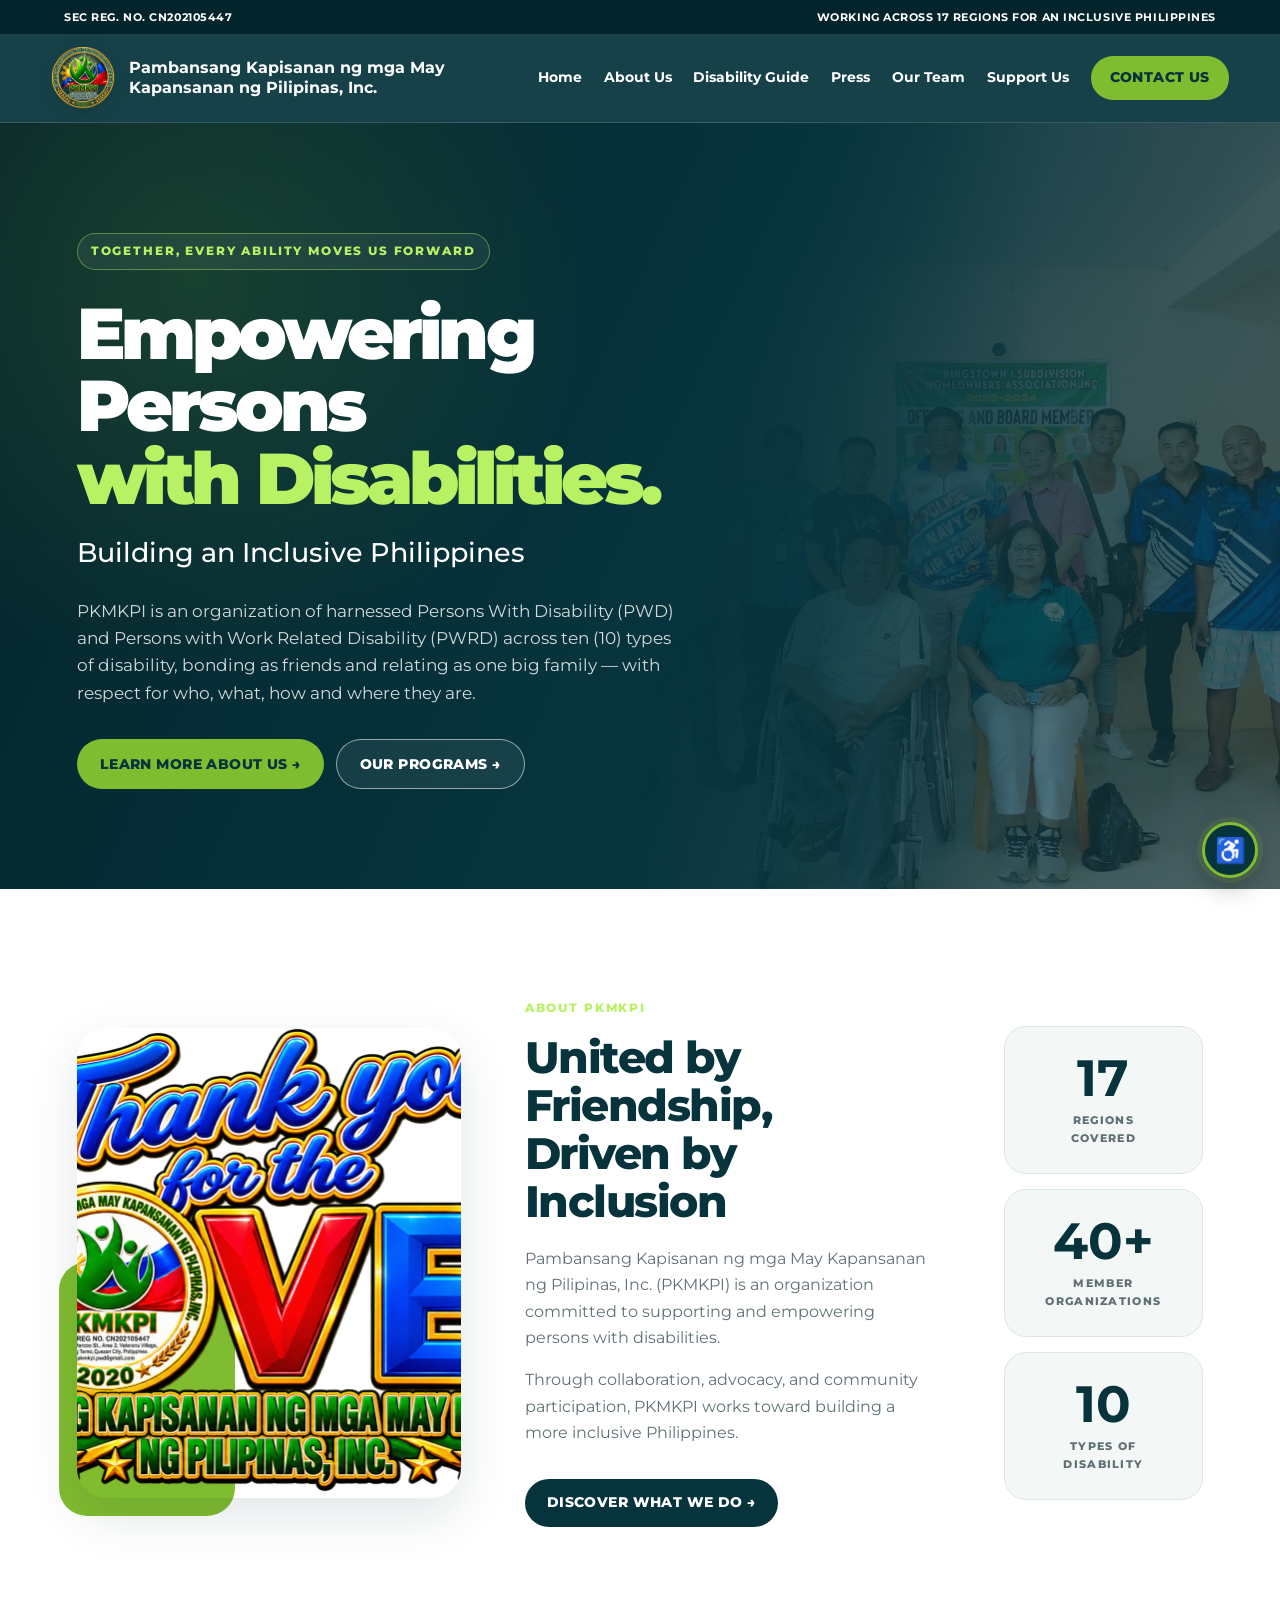
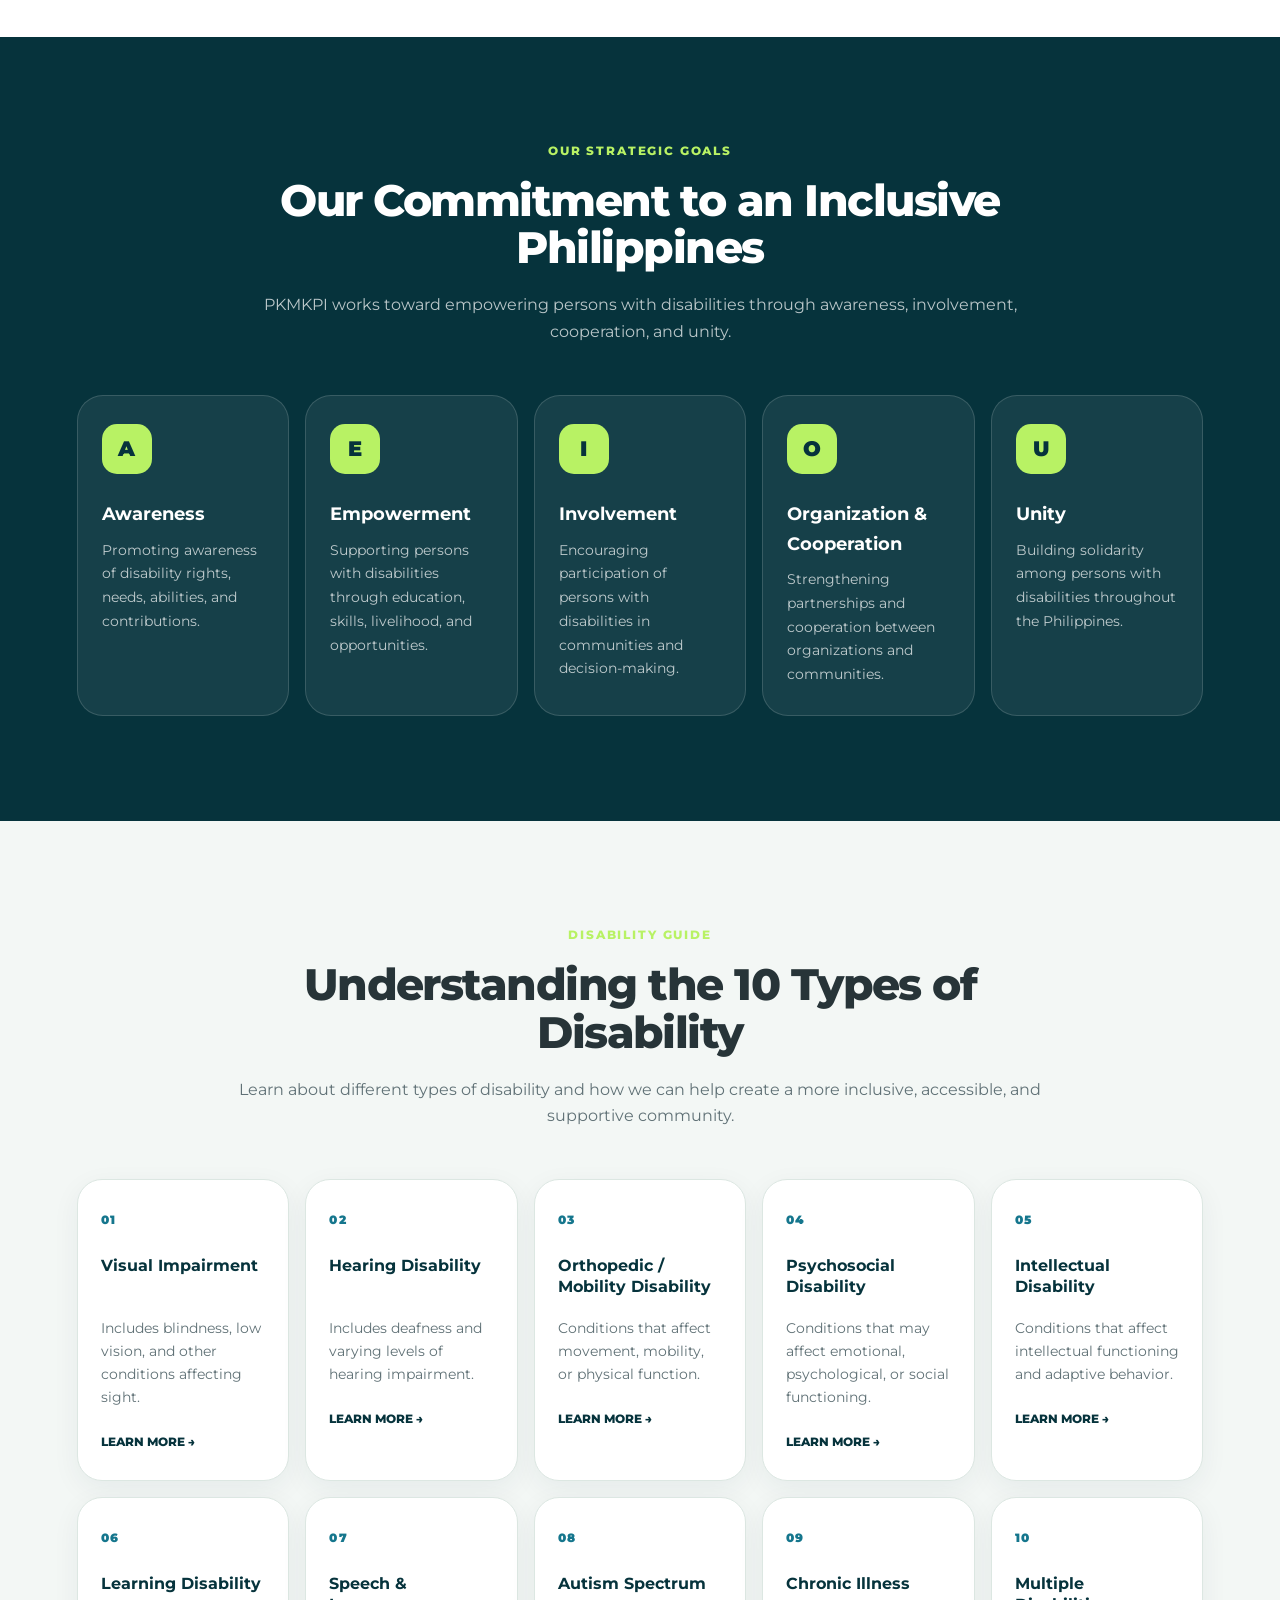
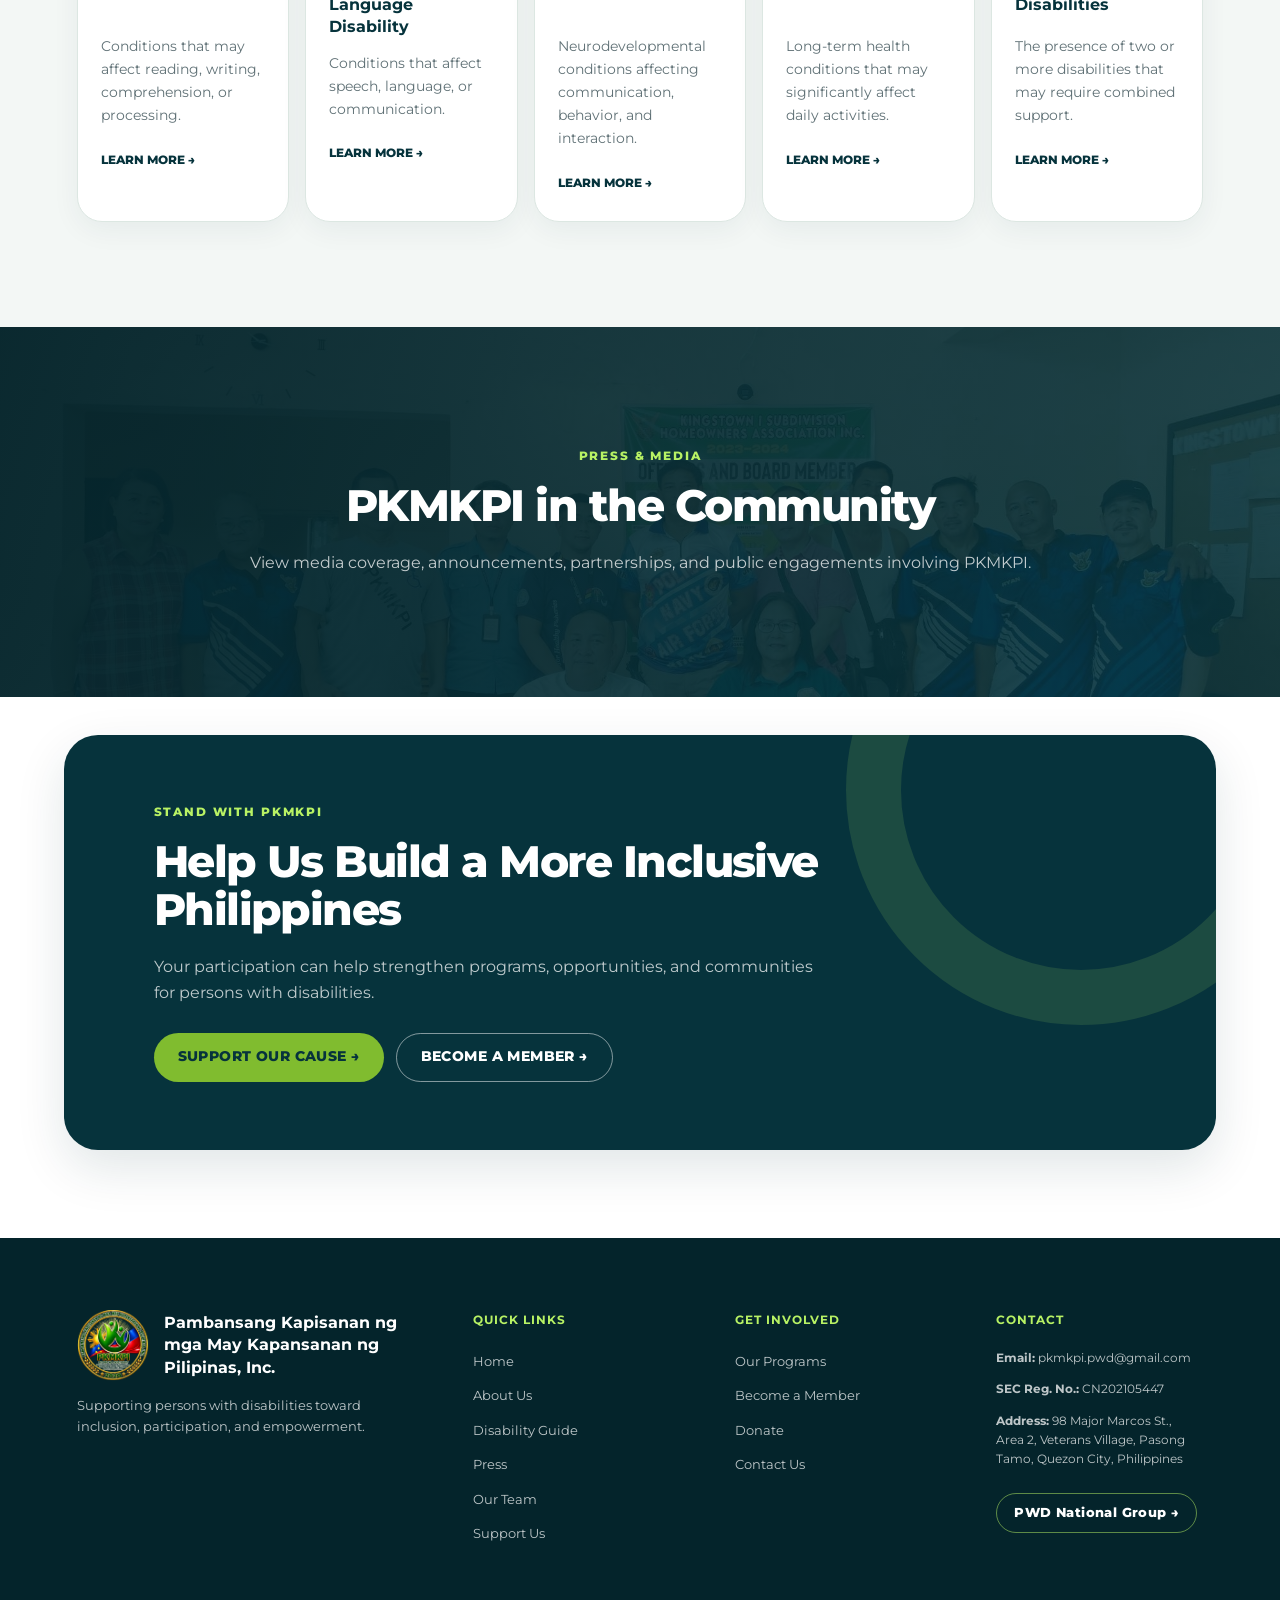
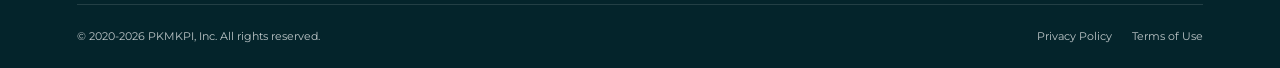
<file: index.html>
<!doctype html>
<html lang="en">
  <head>
    <meta charset="UTF-8" />
    <meta name="viewport" content="width=device-width, initial-scale=1.0" />

    <title>PKMKPI</title>
    <link rel="icon" href="logo/logo.png" />

    <link rel="stylesheet" href="home.css" />
  </head>

  <body>
    <a class="skip-link" href="#main-content">Skip to main content</a>
    <div class="announcement-bar">
      <span>SEC Reg. No. CN202105447</span>
      <span>Working across 17 regions for an inclusive Philippines</span>
    </div>
    <!-- =========================
         HEADER / NAVIGATION
    ========================== -->
    <header class="header">
      <a href="#home" class="left-section">
        <img class="logo" src="logo/logo.png" alt="PKMKPI official logo" />

        <p>Pambansang Kapisanan ng mga May Kapansanan ng Pilipinas, Inc.</p>
      </a>

      <nav class="right-section" aria-label="Main navigation">
        <button class="menu-toggle" aria-label="Open menu" aria-expanded="false" aria-controls="primary-menu"><span></span><span></span><span></span></button>

        <div class="nav-menu" id="primary-menu">
          <a href="#home" class="nav-link">Home</a>
          <a href="#about" class="nav-link">About Us</a>
          <a href="#disability" class="nav-link">Disability Guide</a>
          <a href="#press" class="nav-link">Press</a>
          <a href="team.html" class="nav-link">Our Team</a>
          <a href="#support" class="nav-link">Support Us</a>
        </div>

        <a href="#contact" class="contact">
          <p class="cont">CONTACT US</p>
        </a>
      </nav>
    </header>

    <main id="main-content">
      <!-- =========================
           HERO
      ========================== -->

      <section class="hero" id="home">
        <div class="hero-image" role="img" aria-label="Members of PKMKPI"></div>

        <div class="hero-content">
          <p class="hero-kicker">Together, every ability moves us forward</p>
          <h1>
            Empowering Persons<br />
            <span>with Disabilities.</span>
          </h1>

          <h2>Building an Inclusive Philippines</h2>

          <p>
            PKMKPI is an organization of harnessed Persons With Disability (PWD)
            and Persons with Work Related Disability (PWRD) across ten (10)
            types of disability, bonding as friends and relating as one big
            family — with respect for who, what, how and where they are.
          </p>

          <div class="hero-buttons">
            <a href="#about" class="btn-primary"> LEARN MORE ABOUT US → </a>

            <a href="#programs" class="btn-secondary"> OUR PROGRAMS → </a>
          </div>
        </div>
      </section>

      <!-- =========================
           ABOUT PKMKPI
      ========================== -->

      <section class="about-section" id="about">
        <!-- LEFT SIDE IMAGE -->

        <div class="about-image">
          <img
            src="images/about.png"
            alt="PKMKPI members participating in an organizational activity"
          />
        </div>

        <!-- CENTER CONTENT -->

        <div class="about-content">
          <p class="section-label">ABOUT PKMKPI</p>

          <h2>
            United by Friendship,<br />
            Driven by Inclusion
          </h2>

          <p>
            Pambansang Kapisanan ng mga May Kapansanan ng Pilipinas, Inc.
            (PKMKPI) is an organization committed to supporting and empowering
            persons with disabilities.
          </p>

          <p>
            Through collaboration, advocacy, and community participation, PKMKPI
            works toward building a more inclusive Philippines.
          </p>

          <!-- Since this is one page,
               this button scrolls to programs -->

          <a href="#programs" class="about-button"> DISCOVER WHAT WE DO → </a>
        </div>

        <!-- RIGHT SIDE STATISTICS -->

        <div class="about-stats">
          <div class="stat">
            <h3>17</h3>

            <p>
              REGIONS<br />
              COVERED
            </p>
          </div>

          <div class="stat">
            <h3>40+</h3>

            <p>
              MEMBER<br />
              ORGANIZATIONS
            </p>
          </div>

          <div class="stat">
            <h3>10</h3>

            <p>
              TYPES OF<br />
              DISABILITY
            </p>
          </div>
        </div>
      </section>

      <!-- =========================
           PROGRAMS / STRATEGIC GOALS
      ========================== -->

      <section class="programs-section" id="programs">
        <div class="section-heading">
          <p class="section-label">OUR STRATEGIC GOALS</p>

          <h2>Our Commitment to an Inclusive Philippines</h2>

          <p>
            PKMKPI works toward empowering persons with disabilities through
            awareness, involvement, cooperation, and unity.
          </p>
        </div>

        <div class="program-grid">
          <!-- A -->

          <article class="program-card">
            <span class="program-letter"> A </span>

            <h3>Awareness</h3>

            <p>
              Promoting awareness of disability rights, needs, abilities, and
              contributions.
            </p>
          </article>

          <!-- E -->

          <article class="program-card">
            <span class="program-letter"> E </span>

            <h3>Empowerment</h3>

            <p>
              Supporting persons with disabilities through education, skills,
              livelihood, and opportunities.
            </p>
          </article>

          <!-- I -->

          <article class="program-card">
            <span class="program-letter"> I </span>

            <h3>Involvement</h3>

            <p>
              Encouraging participation of persons with disabilities in
              communities and decision-making.
            </p>
          </article>

          <!-- O -->

          <article class="program-card">
            <span class="program-letter"> O </span>

            <h3>Organization & Cooperation</h3>

            <p>
              Strengthening partnerships and cooperation between organizations
              and communities.
            </p>
          </article>

          <!-- U -->

          <article class="program-card">
            <span class="program-letter"> U </span>

            <h3>Unity</h3>

            <p>
              Building solidarity among persons with disabilities throughout the
              Philippines.
            </p>
          </article>
        </div>
      </section>

      <!-- =========================
           LATEST NEWS
      ========================== -->

      <section class="disability-section" id="disability">
        <div class="section-heading">
          <p class="section-label">DISABILITY GUIDE</p>

          <h2>Understanding the 10 Types of Disability</h2>

          <p>
            Learn about different types of disability and how we can help create
            a more inclusive, accessible, and supportive community.
          </p>
        </div>

        <div class="disability-grid">
          <article class="disability-card">
            <span class="disability-number">01</span>
            <h3>Visual Impairment</h3>
            <p>
              Includes blindness, low vision, and other conditions affecting
              sight.
            </p>
            <a href="#contact">LEARN MORE →</a>
          </article>

          <article class="disability-card">
            <span class="disability-number">02</span>
            <h3>Hearing Disability</h3>
            <p>Includes deafness and varying levels of hearing impairment.</p>
            <a href="#contact">LEARN MORE →</a>
          </article>

          <article class="disability-card">
            <span class="disability-number">03</span>
            <h3>Orthopedic / Mobility Disability</h3>
            <p>
              Conditions that affect movement, mobility, or physical function.
            </p>
            <a href="#contact">LEARN MORE →</a>
          </article>

          <article class="disability-card">
            <span class="disability-number">04</span>
            <h3>Psychosocial Disability</h3>
            <p>
              Conditions that may affect emotional, psychological, or social
              functioning.
            </p>
            <a href="#contact">LEARN MORE →</a>
          </article>

          <article class="disability-card">
            <span class="disability-number">05</span>
            <h3>Intellectual Disability</h3>
            <p>
              Conditions that affect intellectual functioning and adaptive
              behavior.
            </p>
            <a href="#contact">LEARN MORE →</a>
          </article>

          <article class="disability-card">
            <span class="disability-number">06</span>
            <h3>Learning Disability</h3>
            <p>
              Conditions that may affect reading, writing, comprehension, or
              processing.
            </p>
            <a href="#contact">LEARN MORE →</a>
          </article>

          <article class="disability-card">
            <span class="disability-number">07</span>
            <h3>Speech & Language Disability</h3>
            <p>Conditions that affect speech, language, or communication.</p>
            <a href="#contact">LEARN MORE →</a>
          </article>

          <article class="disability-card">
            <span class="disability-number">08</span>
            <h3>Autism Spectrum</h3>
            <p>
              Neurodevelopmental conditions affecting communication, behavior,
              and interaction.
            </p>
            <a href="#contact">LEARN MORE →</a>
          </article>

          <article class="disability-card">
            <span class="disability-number">09</span>
            <h3>Chronic Illness</h3>
            <p>
              Long-term health conditions that may significantly affect daily
              activities.
            </p>
            <a href="#contact">LEARN MORE →</a>
          </article>

          <article class="disability-card">
            <span class="disability-number">10</span>
            <h3>Multiple Disabilities</h3>
            <p>
              The presence of two or more disabilities that may require combined
              support.
            </p>
            <a href="#contact">LEARN MORE →</a>
          </article>
        </div>
      </section>

      <!-- =========================
           PRESS / MEDIA
      ========================== -->

      <section class="press-section" id="press">
        <div class="section-heading">
          <p class="section-label">PRESS & MEDIA</p>

          <h2>PKMKPI in the Community</h2>

          <p>
            View media coverage, announcements, partnerships, and public
            engagements involving PKMKPI.
          </p>
        </div>
      </section>

      <!-- =========================
           SUPPORT CTA
      ========================== -->

      <section class="support-section" id="support">
        <div class="support-content">
          <p class="section-label">STAND WITH PKMKPI</p>

          <h2>Help Us Build a More Inclusive Philippines</h2>

          <p>
            Your participation can help strengthen programs, opportunities, and
            communities for persons with disabilities.
          </p>

          <div class="support-buttons">
            <a href="#contact" class="support-primary"> SUPPORT OUR CAUSE → </a>

            <a href="#contact" class="support-secondary"> BECOME A MEMBER → </a>
          </div>
        </div>
      </section>
    </main>

    <!-- =========================
         FOOTER / CONTACT
    ========================== -->

    <footer class="site-footer" id="contact">
      <div class="footer-wrap">
        <div class="footer-top">
          <!-- BRAND -->

          <div class="footer-brand">
            <div class="footer-logo">
              <img
                src="logo/logo.png"
                alt="PKMKPI logo"
                class="footer-logo-image"
              />

              <h3>
                Pambansang Kapisanan ng mga May Kapansanan ng Pilipinas, Inc.
              </h3>
            </div>

            <p>
              Supporting persons with disabilities toward inclusion,
              participation, and empowerment.
            </p>
          </div>

          <!-- QUICK LINKS -->

          <div class="footer-col">
            <h4>Quick Links</h4>

            <ul>
              <li>
                <a href="#home"> Home </a>
              </li>

              <li>
                <a href="#about"> About Us </a>
              </li>

              <li>
                <a href="#disability"> Disability Guide </a>
              </li>

              <li>
                <a href="#press"> Press </a>
              </li>

              <li>
                <a href="team.html"> Our Team </a>
              </li>

              <li>
                <a href="#support"> Support Us </a>
              </li>
            </ul>
          </div>

          <!-- GET INVOLVED -->

          <div class="footer-col">
            <h4>Get Involved</h4>

            <ul>
              <li>
                <a href="#programs"> Our Programs </a>
              </li>

              <li>
                <a href="#support"> Become a Member </a>
              </li>

              <li>
                <a href="#support"> Donate </a>
              </li>

              <li>
                <a href="#contact"> Contact Us </a>
              </li>
            </ul>
          </div>

          <!-- CONTACT -->

          <div class="footer-col">
            <h4>Contact</h4>

            <div class="contact-item">
              <span><b>Email:</b> pkmkpi.pwd@gmail.com </span>
            </div>

            <div class="contact-item">
              <span> <b>SEC Reg. No.:</b> CN202105447 </span>
            </div>

            <div class="contact-item">
              <span>
                <b>Address:</b> 98 Major Marcos St., Area 2, Veterans Village,
                Pasong Tamo, Quezon City, Philippines
              </span>
            </div>

            <a
              href="https://www.facebook.com/groups/1975960459395154"
              class="pwd-group-button"
            >
              PWD National Group &rarr;
            </a>
          </div>
        </div>

        <!-- FOOTER BOTTOM -->

        <div class="footer-bottom">
          <span> © 2020-2026 PKMKPI, Inc. All rights reserved. </span>

          <div class="footer-bottom-links">
            <a href="#contact"> Privacy Policy </a>

            <a href="#contact"> Terms of Use </a>
          </div>
        </div>
      </div>
    </footer>
    <button class="a11y-fab" type="button" aria-label="Open accessibility settings" aria-expanded="false">♿</button>
    <div class="a11y-panel" aria-hidden="true">
      <div class="a11y-panel-head"><strong>Accessibility</strong><button type="button" class="a11y-close" aria-label="Close accessibility settings">×</button></div>
      <button type="button" data-a11y="decrease">Smaller text</button>
      <button type="button" data-a11y="increase">Larger text</button>
      <button type="button" data-a11y="contrast">High contrast</button>
      <button type="button" data-a11y="motion">Pause animations</button>
      <button type="button" data-a11y="reset">Reset</button>
    </div>
    <script src="script.js"></script>
  </body>
</html>
</file>
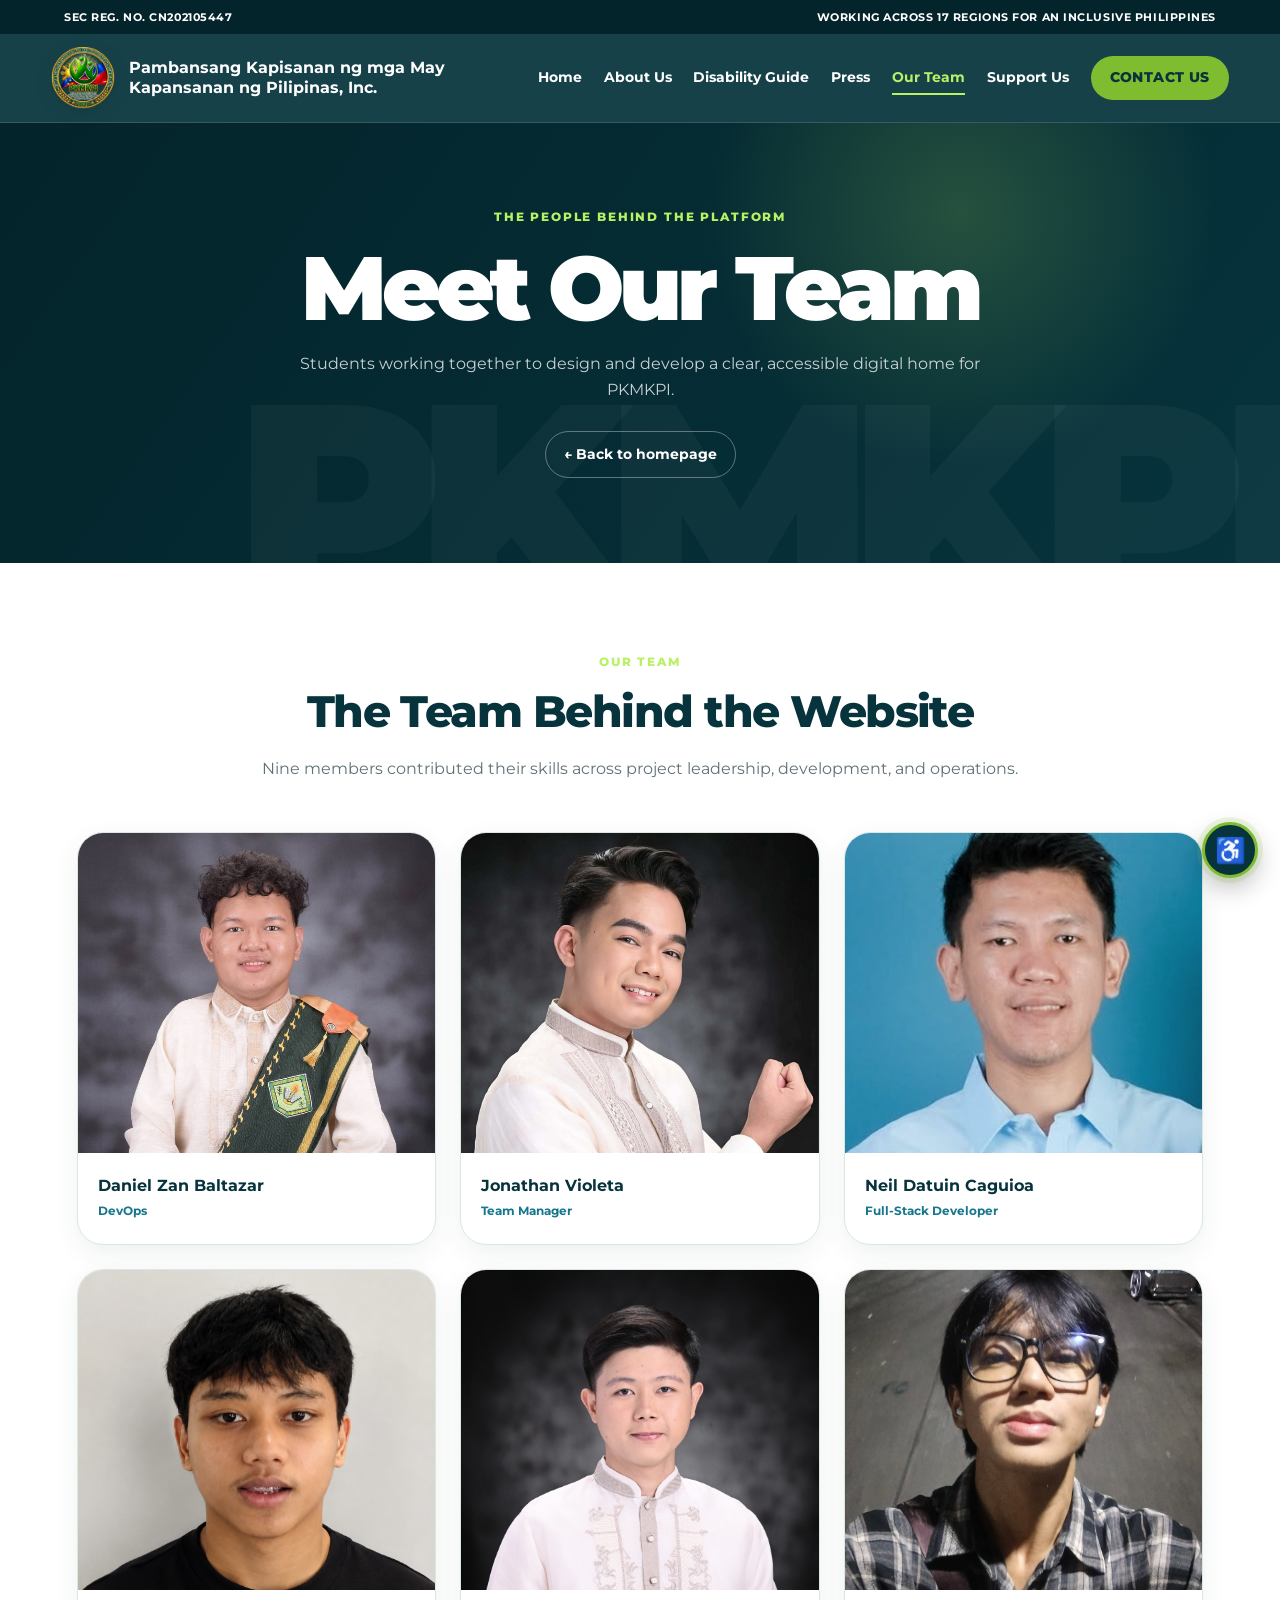
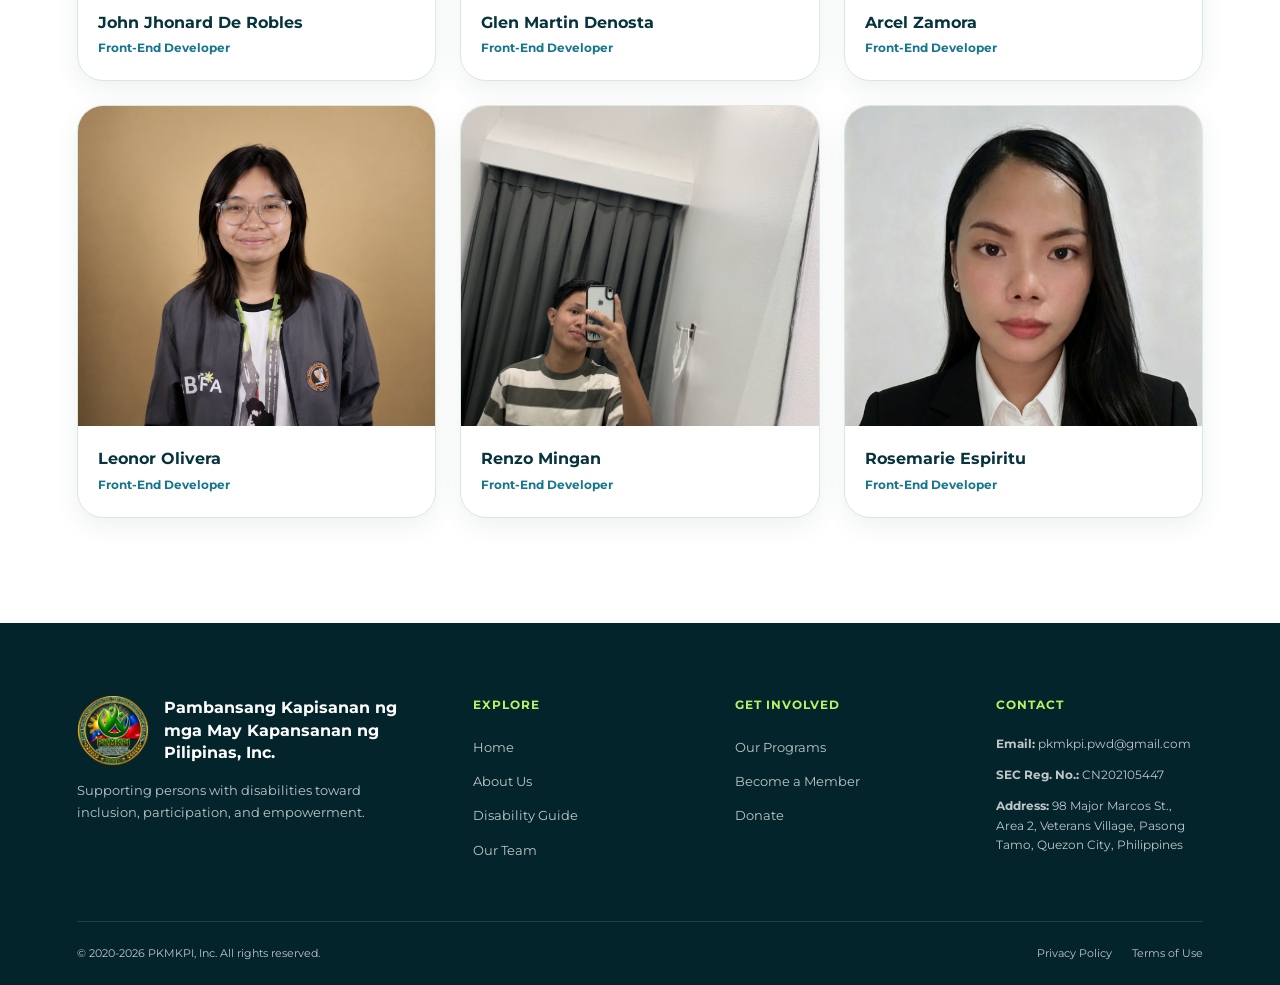
<file: team.html>
<!doctype html>
<html lang="en">
  <head>
    <meta charset="UTF-8" />
    <meta name="viewport" content="width=device-width, initial-scale=1.0" />
    <meta name="description" content="Meet the team behind the PKMKPI website." />
    <title>Our Team | PKMKPI</title>
    <link rel="icon" href="logo/logo.png" />
    <link rel="stylesheet" href="home.css" />
  </head>
  <body>
    <a class="skip-link" href="#main-content">Skip to main content</a>
    <div class="announcement-bar">
      <span>SEC Reg. No. CN202105447</span>
      <span>Working across 17 regions for an inclusive Philippines</span>
    </div>

    <header class="header">
      <a href="index.html" class="left-section">
        <img class="logo" src="logo/logo.png" alt="PKMKPI official logo" />
        <p>Pambansang Kapisanan ng mga May Kapansanan ng Pilipinas, Inc.</p>
      </a>

      <nav class="right-section" aria-label="Main navigation">
        <button class="menu-toggle" aria-label="Open menu" aria-expanded="false" aria-controls="primary-menu"><span></span><span></span><span></span></button>
        <div class="nav-menu" id="primary-menu">
          <a href="index.html#home" class="nav-link">Home</a>
          <a href="index.html#about" class="nav-link">About Us</a>
          <a href="index.html#disability" class="nav-link">Disability Guide</a>
          <a href="index.html#press" class="nav-link">Press</a>
          <a href="team.html" class="nav-link current" aria-current="page">Our Team</a>
          <a href="index.html#support" class="nav-link">Support Us</a>
        </div>
        <a href="index.html#contact" class="contact"><p class="cont">CONTACT US</p></a>
      </nav>
    </header>

    <main id="main-content">
      <section class="team-page-hero">
        <div>
          <p class="section-label">THE PEOPLE BEHIND THE PLATFORM</p>
          <h1>Meet Our Team</h1>
          <p>Students working together to design and develop a clear, accessible digital home for PKMKPI.</p>
          <a href="index.html" class="team-back">← Back to homepage</a>
        </div>
      </section>

      <section class="team-section team-page-grid" aria-labelledby="team-heading">
        <div class="team-heading">
          <p class="section-label">OUR TEAM</p>
          <h2 id="team-heading">The Team Behind the Website</h2>
          <p class="team-description">Nine members contributed their skills across project leadership, development, and operations.</p>
        </div>

        <div class="team-grid">
          <article class="team-card"><img src="team-images/DANIEL ZAN BALTAZAR.jpg" alt="Daniel Zan Baltazar" /><h3>Daniel Zan Baltazar</h3><p class="team-role">DevOps</p></article>
          <article class="team-card"><img src="team-images/VIOLETA, JONATHAN L..jpg" alt="Jonathan Violeta" /><h3>Jonathan Violeta</h3><p class="team-role">Team Manager</p></article>
          <article class="team-card"><img src="team-images/NEIL DATUIN CAGUIOA.jpg" alt="Neil Datuin Caguioa" /><h3>Neil Datuin Caguioa</h3><p class="team-role">Full-Stack Developer</p></article>
          <article class="team-card"><img src="team-images/De Robles, John Jhonard C..png" alt="John Jhonard De Robles" /><h3>John Jhonard De Robles</h3><p class="team-role">Front-End Developer</p></article>
          <article class="team-card"><img src="team-images/GLEN MARTIN V. DENOSTA.jpg" alt="Glen Martin Denosta" /><h3>Glen Martin Denosta</h3><p class="team-role">Front-End Developer</p></article>
          <article class="team-card"><img src="team-images/ARCEL ZAMORA.png" alt="Arcel Zamora" /><h3>Arcel Zamora</h3><p class="team-role">Front-End Developer</p></article>
          <article class="team-card"><img src="team-images/LEONOR OLIVERA.png" alt="Leonor Olivera" /><h3>Leonor Olivera</h3><p class="team-role">Front-End Developer</p></article>
          <article class="team-card"><img src="team-images/Renzo Mingan.png" alt="Renzo Mingan" /><h3>Renzo Mingan</h3><p class="team-role">Front-End Developer</p></article>
          <article class="team-card"><img src="team-images/Rosemari.png" alt="Rosemarie Espiritu" /><h3>Rosemarie Espiritu</h3><p class="team-role">Front-End Developer</p></article>
        </div>
      </section>
    </main>

    <footer class="site-footer" id="contact">
      <div class="footer-wrap">
        <div class="footer-top">
          <div class="footer-brand">
            <div class="footer-logo"><img src="logo/logo.png" alt="PKMKPI logo" class="footer-logo-image" /><h3>Pambansang Kapisanan ng mga May Kapansanan ng Pilipinas, Inc.</h3></div>
            <p>Supporting persons with disabilities toward inclusion, participation, and empowerment.</p>
          </div>
          <div class="footer-col"><h4>Explore</h4><ul><li><a href="index.html">Home</a></li><li><a href="index.html#about">About Us</a></li><li><a href="index.html#disability">Disability Guide</a></li><li><a href="team.html">Our Team</a></li></ul></div>
          <div class="footer-col"><h4>Get Involved</h4><ul><li><a href="index.html#programs">Our Programs</a></li><li><a href="index.html#support">Become a Member</a></li><li><a href="index.html#support">Donate</a></li></ul></div>
          <div class="footer-col"><h4>Contact</h4><div class="contact-item"><b>Email:</b> pkmkpi.pwd@gmail.com</div><div class="contact-item"><b>SEC Reg. No.:</b> CN202105447</div><div class="contact-item"><b>Address:</b> 98 Major Marcos St., Area 2, Veterans Village, Pasong Tamo, Quezon City, Philippines</div></div>
        </div>
        <div class="footer-bottom"><span>© 2020-2026 PKMKPI, Inc. All rights reserved.</span><div class="footer-bottom-links"><a href="index.html#contact">Privacy Policy</a><a href="index.html#contact">Terms of Use</a></div></div>
      </div>
    </footer>

    <button class="a11y-fab" type="button" aria-label="Open accessibility settings" aria-expanded="false">♿</button>
    <div class="a11y-panel" aria-hidden="true"><div class="a11y-panel-head"><strong>Accessibility</strong><button type="button" class="a11y-close" aria-label="Close accessibility settings">×</button></div><button type="button" data-a11y="decrease">Smaller text</button><button type="button" data-a11y="increase">Larger text</button><button type="button" data-a11y="contrast">High contrast</button><button type="button" data-a11y="motion">Pause animations</button><button type="button" data-a11y="reset">Reset</button></div>
    <script src="script.js"></script>
  </body>
</html>
</file>
<file: home.css>
@import url("https://fonts.googleapis.com/css2?family=Montserrat:wght@400;500;600;700;800;900&display=swap");
:root {
  --lime: #80bc2f;
  --lime-light: #b8f264;
  --petrol: #06333c;
  --petrol-dark: #04242b;
  --petrol-light: #0e4a56;
  --gold: #eba92f;
  --ocean: #15768d;
  --ink: #273438;
  --muted: #607176;
  --surface: #fff;
  --soft: #f3f7f5;
  --line: #dce7e2;
  --shadow: 0 18px 50px rgba(6, 51, 60, 0.12);
}
html {
  scroll-behavior: smooth;
  overflow-x: hidden;
}
* {
  box-sizing: border-box;
}
body {
  margin: 0;
  overflow-x: hidden;
  color: var(--ink);
  background: var(--surface);
  font-family: Montserrat, Arial, sans-serif;
  line-height: 1.65;
  -webkit-font-smoothing: antialiased;
}
img {
  max-width: 100%;
}
a {
  color: inherit;
}
section,
footer {
  scroll-margin-top: 110px;
}
.skip-link {
  position: fixed;
  left: 16px;
  top: -80px;
  z-index: 9999;
  padding: 12px 18px;
  border-radius: 999px;
  background: var(--lime-light);
  color: var(--petrol);
  font-weight: 800;
  text-decoration: none;
}
.skip-link:focus {
  top: 12px;
}
.announcement-bar {
  min-height: 34px;
  display: flex;
  align-items: center;
  justify-content: space-between;
  gap: 20px;
  padding: 6px max(5vw, 24px);
  color: #fff;
  background: var(--petrol-dark);
  font-size: 0.7rem;
  font-weight: 700;
  letter-spacing: 0.05em;
  text-transform: uppercase;
}
.header {
  position: sticky;
  top: 0;
  z-index: 1000;
  min-height: 88px;
  display: flex;
  align-items: center;
  justify-content: space-between;
  gap: 30px;
  padding: 12px max(4vw, 22px);
  background: rgba(6, 51, 60, 0.93);
  border-bottom: 1px solid rgba(255, 255, 255, 0.14);
  backdrop-filter: blur(18px);
  transition:
    min-height 0.3s ease,
    box-shadow 0.3s ease;
}
.header.scrolled {
  min-height: 72px;
  box-shadow: 0 12px 30px rgba(0, 0, 0, 0.22);
}
.left-section {
  display: flex;
  align-items: center;
  gap: 14px;
  width: min(450px, 36vw);
  color: #fff;
  text-decoration: none;
}
.left-section p {
  margin: 0;
  color: #fff;
  font-size: clamp(0.78rem, 1.25vw, 1rem);
  font-weight: 700;
  line-height: 1.25;
}
.logo {
  width: 64px;
  height: 64px;
  object-fit: contain;
  flex: 0 0 auto;
  filter: drop-shadow(0 5px 8px rgba(0, 0, 0, 0.18));
}
.right-section,
.nav-menu {
  display: flex;
  align-items: center;
}
.right-section {
  gap: 22px;
}
.nav-menu {
  gap: clamp(14px, 1.7vw, 28px);
}
.nav-link {
  position: relative;
  padding: 10px 0;
  color: #fff;
  font-size: 0.875rem;
  font-weight: 700;
  text-decoration: none;
  white-space: nowrap;
}
.nav-link::after {
  content: "";
  position: absolute;
  left: 0;
  right: 100%;
  bottom: 5px;
  height: 2px;
  background: var(--lime-light);
  transition: right 0.22s ease;
}
.nav-link:hover::after,
.nav-link:focus-visible::after {
  right: 0;
}
.nav-link.current {
  color: var(--lime-light);
}
.nav-link.current::after {
  right: 0;
}
.contact,
.btn-primary,
.btn-secondary,
.about-button,
.support-primary,
.support-secondary,
.pwd-group-button {
  display: inline-flex;
  align-items: center;
  justify-content: center;
  border-radius: 999px;
  font-size: 0.875rem;
  font-weight: 800;
  letter-spacing: 0.03em;
  text-decoration: none;
  transition:
    transform 0.2s ease,
    background 0.2s ease,
    box-shadow 0.2s ease;
}
.contact {
  min-height: 44px;
  padding: 0 19px;
  background: var(--lime);
  color: var(--petrol);
}
.cont {
  margin: 0;
  color: inherit;
  font-size: inherit;
}
.contact:hover,
.btn-primary:hover,
.about-button:hover,
.support-primary:hover {
  transform: translateY(-2px);
  background: var(--lime-light);
  box-shadow: 0 10px 24px rgba(128, 188, 47, 0.25);
}
.menu-toggle {
  display: none;
}
.hero {
  position: relative;
  min-height: 690px;
  display: flex;
  align-items: center;
  isolation: isolate;
  overflow: hidden;
  background: var(--petrol);
}
.hero::before {
  content: "";
  position: absolute;
  inset: 0;
  z-index: -1;
  background:
    radial-gradient(
      circle at 15% 20%,
      rgba(128, 188, 47, 0.16),
      transparent 32%
    ),
    linear-gradient(
      115deg,
      var(--petrol-dark) 0%,
      var(--petrol) 50%,
      rgba(6, 51, 60, 0.38) 100%
    );
}
.hero-image {
  position: absolute;
  z-index: -2;
  inset: 0 0 0 42%;
  background: url("images/hero.jpg") center/cover no-repeat;
}
.hero-image::after {
  content: "";
  position: absolute;
  inset: 0;
  background: linear-gradient(
    90deg,
    var(--petrol) 0%,
    rgba(6, 51, 60, 0.88) 16%,
    rgba(6, 51, 60, 0.25) 68%,
    rgba(4, 36, 43, 0.32)
  );
}
.hero-content {
  width: min(760px, 58%);
  padding: 110px 5vw 100px max(6vw, 28px);
  color: #fff;
}
.hero-kicker,
.section-label {
  margin: 0 0 16px;
  color: var(--lime-light);
  font-size: 0.72rem;
  font-weight: 800;
  letter-spacing: 0.16em;
  text-transform: uppercase;
}
.hero-kicker {
  display: inline-flex;
  padding: 8px 13px;
  border: 1px solid rgba(184, 242, 100, 0.4);
  border-radius: 999px;
  background: rgba(255, 255, 255, 0.06);
}
.hero-content h1 {
  max-width: 760px;
  margin: 12px 0 16px;
  font-size: clamp(2.7rem, 5.6vw, 5.4rem);
  font-weight: 900;
  line-height: 1.01;
  letter-spacing: -0.055em;
}
.hero-content h1 span {
  color: var(--lime-light);
}
.hero-content h2 {
  margin: 0 0 22px;
  color: #fff;
  font-size: clamp(1.15rem, 2.1vw, 1.75rem);
  font-weight: 500;
}
.hero-content > p:not(.hero-kicker) {
  max-width: 650px;
  margin: 0;
  color: rgba(255, 255, 255, 0.82);
  font-size: clamp(0.93rem, 1.3vw, 1.08rem);
}
.hero-buttons {
  display: flex;
  flex-wrap: wrap;
  gap: 12px;
  margin-top: 32px;
}
.btn-primary,
.btn-secondary {
  min-height: 50px;
  padding: 0 23px;
}
.btn-primary {
  background: var(--lime);
  color: var(--petrol);
}
.btn-secondary {
  border: 1px solid rgba(255, 255, 255, 0.55);
  color: #fff;
  background: rgba(255, 255, 255, 0.07);
  backdrop-filter: blur(10px);
}
.btn-secondary:hover {
  transform: translateY(-2px);
  border-color: var(--lime-light);
  background: rgba(184, 242, 100, 0.12);
}
.about-section {
  display: grid;
  grid-template-columns: 1fr 1.08fr 0.52fr;
  gap: clamp(34px, 5vw, 76px);
  align-items: center;
  padding: 110px max(6vw, 28px);
  background: var(--surface);
}
.about-image {
  position: relative;
}
.about-image::before {
  content: "";
  position: absolute;
  width: 46%;
  height: 54%;
  left: -18px;
  bottom: -18px;
  z-index: 0;
  border-radius: 28px;
  background: var(--lime);
}
.about-image img {
  position: relative;
  z-index: 1;
  display: block;
  width: 100%;
  height: 470px;
  object-fit: cover;
  border-radius: 30px;
  box-shadow: var(--shadow);
}
.about-content h2,
.section-heading h2,
.team-heading h2,
.support-content h2 {
  margin: 0 0 20px;
  color: var(--petrol);
  font-size: clamp(2rem, 3.4vw, 3.35rem);
  font-weight: 800;
  line-height: 1.1;
  letter-spacing: -0.035em;
}
.about-content > p:not(.section-label) {
  color: var(--muted);
}
.about-button {
  min-height: 48px;
  margin-top: 16px;
  padding: 0 22px;
  background: var(--petrol);
  color: #fff;
}
.about-stats {
  display: grid;
  gap: 15px;
}
.stat {
  padding: 25px 20px;
  border: 1px solid var(--line);
  border-radius: 22px;
  background: var(--soft);
  text-align: center;
}
.stat h3 {
  margin: 0;
  color: var(--petrol);
  font-size: clamp(2.1rem, 4vw, 3.7rem);
  line-height: 1;
}
.stat p {
  margin: 9px 0 0;
  color: var(--muted);
  font-size: 0.68rem;
  font-weight: 800;
  letter-spacing: 0.12em;
}
.programs-section,
.disability-section,
.press-section,
.team-section {
  padding: 105px max(6vw, 28px);
}
.programs-section {
  color: #fff;
  background: var(--petrol);
}
.section-heading,
.team-heading {
  max-width: 820px;
  margin: 0 auto 50px;
  text-align: center;
}
.section-heading h2,
.programs-section .section-heading h2 {
  color: inherit;
}
.section-heading > p:not(.section-label),
.team-description {
  margin: 0 auto;
  color: var(--muted);
}
.programs-section .section-heading > p:not(.section-label) {
  color: rgba(255, 255, 255, 0.72);
}
.program-grid {
  display: grid;
  grid-template-columns: repeat(5, minmax(0, 1fr));
  gap: 16px;
  max-width: 1500px;
  margin: auto;
}
.program-card {
  min-height: 285px;
  padding: 28px 24px;
  border: 1px solid rgba(255, 255, 255, 0.15);
  border-radius: 26px;
  background: rgba(255, 255, 255, 0.065);
}
.program-card:hover {
  transform: translateY(-5px);
  border-color: rgba(184, 242, 100, 0.58);
  background: rgba(255, 255, 255, 0.1);
}
.program-letter {
  display: grid;
  width: 50px;
  height: 50px;
  place-items: center;
  border-radius: 15px;
  color: var(--petrol);
  background: var(--lime-light);
  font-size: 1.3rem;
  font-weight: 900;
}
.program-card h3 {
  margin: 25px 0 10px;
  color: #fff;
  font-size: 1.12rem;
}
.program-card p {
  margin: 0;
  color: rgba(255, 255, 255, 0.72);
  font-size: 0.9rem;
}
.disability-section {
  background: var(--soft);
}
.disability-grid {
  display: grid;
  grid-template-columns: repeat(5, minmax(0, 1fr));
  gap: 16px;
  max-width: 1500px;
  margin: auto;
}
.disability-card {
  position: relative;
  min-height: 265px;
  overflow: hidden;
  padding: 26px 23px;
  border: 1px solid var(--line);
  border-radius: 25px;
  background: #fff;
  box-shadow: 0 8px 28px rgba(6, 51, 60, 0.06);
}
.disability-card::before {
  content: "";
  position: absolute;
  inset: auto 0 0;
  height: 4px;
  background: linear-gradient(90deg, var(--lime), var(--ocean));
  transform: scaleX(0);
  transform-origin: left;
  transition: transform 0.25s ease;
}
.disability-card:hover {
  transform: translateY(-6px);
  box-shadow: var(--shadow);
}
.disability-card:hover::before {
  transform: scaleX(1);
}
.disability-number {
  color: var(--ocean);
  font-size: 0.78rem;
  font-weight: 900;
  letter-spacing: 0.1em;
}
.disability-card h3 {
  min-height: 48px;
  margin: 22px 0 10px;
  color: var(--petrol);
  font-size: 1rem;
  line-height: 1.35;
}
.disability-card p {
  color: var(--muted);
  font-size: 0.9rem;
  line-height: 1.6;
}
.disability-card a {
  display: inline-block;
  margin-top: 8px;
  color: var(--petrol);
  font-size: 0.78rem;
  font-weight: 800;
  text-decoration: none;
}
.disability-card a:hover {
  color: var(--ocean);
}
.press-section {
  min-height: 370px;
  display: grid;
  place-items: center;
  color: #fff;
  background:
    linear-gradient(110deg, rgba(4, 36, 43, 0.97), rgba(6, 51, 60, 0.86)),
    url("images/hero.jpg") center 38% / cover;
}
.press-section .section-heading {
  margin-bottom: 0;
}
.press-section .section-heading h2 {
  color: #fff;
}
.press-section .section-heading > p:not(.section-label) {
  color: rgba(255, 255, 255, 0.75);
}
.team-section {
  background: #fff;
}
.team-grid {
  display: grid;
  grid-template-columns: repeat(3, minmax(0, 1fr));
  gap: 24px;
  max-width: 1200px;
  margin: auto;
}
.team-card {
  overflow: hidden;
  padding: 0 0 22px;
  border: 1px solid var(--line);
  border-radius: 26px;
  background: #fff;
  box-shadow: 0 8px 26px rgba(6, 51, 60, 0.07);
}
.team-card:hover {
  transform: translateY(-6px);
  box-shadow: var(--shadow);
}
.team-card img {
  display: block;
  width: 100%;
  height: 320px;
  object-fit: cover;
  object-position: center 20%;
  filter: saturate(0.88);
}
.team-card h3 {
  margin: 20px 20px 3px;
  color: var(--petrol);
  font-size: 1rem;
}
.team-role {
  margin: 0 20px;
  color: var(--ocean);
  font-size: 0.73rem;
  font-weight: 700;
}
.team-page-hero {
  position: relative;
  min-height: 420px;
  display: grid;
  place-items: center;
  overflow: hidden;
  padding: 85px max(6vw, 28px);
  color: #fff;
  text-align: center;
  background:
    radial-gradient(
      circle at 75% 20%,
      rgba(184, 242, 100, 0.18),
      transparent 25%
    ),
    linear-gradient(125deg, var(--petrol-dark), var(--petrol));
}
.team-page-hero::after {
  content: "PKMKPI";
  position: absolute;
  right: -1vw;
  bottom: -80px;
  color: rgba(255, 255, 255, 0.035);
  font-size: clamp(8rem, 22vw, 22rem);
  font-weight: 900;
  line-height: 1;
  letter-spacing: -0.09em;
}
.team-page-hero > div {
  position: relative;
  z-index: 1;
  max-width: 830px;
}
.team-page-hero h1 {
  margin: 0 0 18px;
  font-size: clamp(3rem, 7vw, 6.5rem);
  font-weight: 900;
  line-height: 1;
  letter-spacing: -0.055em;
}
.team-page-hero p:not(.section-label) {
  max-width: 680px;
  margin: 0 auto;
  color: rgba(255, 255, 255, 0.78);
  font-size: 1rem;
}
.team-back {
  display: inline-flex;
  margin-top: 28px;
  padding: 11px 18px;
  border: 1px solid rgba(255, 255, 255, 0.35);
  border-radius: 999px;
  color: #fff;
  font-size: 0.85rem;
  font-weight: 700;
  text-decoration: none;
}
.team-back:hover {
  border-color: var(--lime-light);
  background: rgba(184, 242, 100, 0.1);
}
.team-page-grid {
  padding-top: 90px;
}
.support-section {
  padding: 38px max(5vw, 24px) 88px;
  background: #fff;
}
.support-content {
  position: relative;
  max-width: 1300px;
  margin: auto;
  overflow: hidden;
  padding: 68px clamp(25px, 7vw, 100px);
  border-radius: 34px;
  color: #fff;
  background: var(--petrol);
  box-shadow: var(--shadow);
}
.support-content::after {
  content: "";
  position: absolute;
  width: 360px;
  height: 360px;
  right: -100px;
  top: -180px;
  border: 55px solid rgba(184, 242, 100, 0.12);
  border-radius: 50%;
}
.support-content h2 {
  position: relative;
  z-index: 1;
  max-width: 760px;
  color: #fff;
}
.support-content > p:not(.section-label) {
  position: relative;
  z-index: 1;
  max-width: 680px;
  color: rgba(255, 255, 255, 0.74);
}
.support-buttons {
  position: relative;
  z-index: 1;
  display: flex;
  flex-wrap: wrap;
  gap: 12px;
  margin-top: 26px;
}
.support-primary,
.support-secondary {
  min-height: 49px;
  padding: 0 24px;
}
.support-primary {
  background: var(--lime);
  color: var(--petrol);
}
.support-secondary {
  color: #fff;
  border: 1px solid rgba(255, 255, 255, 0.5);
}
.support-secondary:hover {
  background: rgba(255, 255, 255, 0.1);
}
.site-footer {
  padding: 72px max(6vw, 28px) 22px;
  color: rgba(255, 255, 255, 0.74);
  background: var(--petrol-dark);
}
.footer-wrap {
  max-width: 1450px;
  margin: auto;
}
.footer-top {
  display: grid;
  grid-template-columns: 1.65fr repeat(3, 1fr);
  gap: 55px;
  padding-bottom: 50px;
}
.footer-logo {
  display: flex;
  align-items: center;
  gap: 15px;
}
.footer-logo-image {
  width: 72px;
  height: 72px;
  object-fit: contain;
}
.footer-logo h3 {
  margin: 0;
  max-width: 380px;
  color: #fff;
  font-size: 1rem;
  line-height: 1.4;
}
.footer-brand > p {
  max-width: 430px;
  font-size: 0.82rem;
}
.footer-col h4 {
  margin: 0 0 18px;
  color: var(--lime-light);
  font-size: 0.78rem;
  letter-spacing: 0.08em;
  text-transform: uppercase;
}
.footer-col ul {
  margin: 0;
  padding: 0;
  list-style: none;
}
.footer-col li {
  margin: 8px 0;
}
.footer-col a {
  color: rgba(255, 255, 255, 0.74);
  font-size: 0.82rem;
  text-decoration: none;
}
.footer-col a:hover {
  color: var(--lime-light);
}
.contact-item {
  margin: 0 0 12px;
  font-size: 0.78rem;
  line-height: 1.55;
}
.pwd-group-button {
  min-height: 40px;
  margin-top: 12px;
  padding: 0 17px;
  border: 1px solid rgba(184, 242, 100, 0.5);
  color: #fff !important;
}
.footer-bottom {
  display: flex;
  justify-content: space-between;
  gap: 25px;
  padding-top: 22px;
  border-top: 1px solid rgba(255, 255, 255, 0.12);
  font-size: 0.7rem;
}
.footer-bottom-links {
  display: flex;
  gap: 20px;
}
.footer-bottom-links a {
  color: inherit;
  text-decoration: none;
}
.a11y-fab {
  position: fixed;
  right: 22px;
  bottom: 22px;
  z-index: 2000;
  display: grid;
  width: 56px;
  height: 56px;
  place-items: center;
  border: 3px solid var(--lime);
  border-radius: 50%;
  color: #fff;
  background: var(--petrol);
  box-shadow:
    0 0 0 5px rgba(128, 188, 47, 0.14),
    0 10px 25px rgba(0, 0, 0, 0.25);
  font-size: 1.55rem;
  cursor: pointer;
}
.a11y-panel {
  position: fixed;
  right: 22px;
  bottom: 90px;
  z-index: 1999;
  display: none;
  width: min(310px, calc(100vw - 32px));
  padding: 18px;
  border: 1px solid rgba(184, 242, 100, 0.35);
  border-radius: 22px;
  color: #fff;
  background: rgba(4, 36, 43, 0.97);
  box-shadow: 0 18px 46px rgba(0, 0, 0, 0.32);
  backdrop-filter: blur(18px);
}
.a11y-panel.active {
  display: grid;
  grid-template-columns: 1fr 1fr;
  gap: 9px;
}
.a11y-panel-head {
  grid-column: 1/-1;
  display: flex;
  align-items: center;
  justify-content: space-between;
  margin-bottom: 6px;
}
.a11y-close {
  border: 0;
  color: #fff;
  background: transparent;
  font-size: 1.6rem;
  cursor: pointer;
}
.a11y-panel > button:not(.a11y-close) {
  min-height: 42px;
  padding: 8px;
  border: 1px solid rgba(255, 255, 255, 0.18);
  border-radius: 12px;
  color: #fff;
  background: rgba(255, 255, 255, 0.07);
  font: inherit;
  font-size: 0.7rem;
  font-weight: 700;
  cursor: pointer;
}
.a11y-panel > button:last-child {
  grid-column: 1/-1;
  color: var(--petrol);
  background: var(--lime-light);
}
.reveal {
  opacity: 0;
  transform: translateY(22px);
  transition:
    opacity 0.65s ease,
    transform 0.65s ease;
}
.reveal.visible {
  opacity: 1;
  transform: none;
}
.program-card,
.disability-card,
.team-card {
  transition:
    opacity 0.65s ease,
    transform 0.24s ease,
    box-shadow 0.24s ease,
    border-color 0.24s ease,
    background 0.24s ease;
}
body.pause-motion *,
body.pause-motion *::before,
body.pause-motion *::after {
  scroll-behavior: auto !important;
  animation: none !important;
  transition: none !important;
}
body.pause-motion .reveal {
  opacity: 1;
  transform: none;
}
body.high-contrast {
  --surface: #000b18;
  --soft: #000b18;
  --ink: #ffd700;
  --muted: #fff;
  --line: #ffd700;
  background: #000b18;
  color: #ffd700;
}
body.high-contrast section,
body.high-contrast .team-card,
body.high-contrast .disability-card {
  color: #ffd700;
  background: #000b18;
}
body.high-contrast h1,
body.high-contrast h2,
body.high-contrast h3,
body.high-contrast p {
  color: #ffd700 !important;
}
body.high-contrast a {
  color: #00e5ff !important;
}
@media (max-width: 1180px) {
  .left-section {
    width: min(390px, 42vw);
  }
  .menu-toggle {
    display: grid;
    width: 44px;
    height: 44px;
    place-content: center;
    gap: 5px;
    padding: 0;
    border: 1px solid rgba(255, 255, 255, 0.34);
    border-radius: 50%;
    background: transparent;
    cursor: pointer;
  }
  .menu-toggle span {
    display: block;
    width: 18px;
    height: 2px;
    border-radius: 2px;
    background: #fff;
  }
  .nav-menu {
    position: absolute;
    top: calc(100% + 10px);
    right: max(4vw, 20px);
    display: none;
    width: min(320px, calc(100vw - 40px));
    padding: 14px;
    border: 1px solid rgba(255, 255, 255, 0.15);
    border-radius: 22px;
    background: rgba(4, 36, 43, 0.98);
    box-shadow: 0 22px 50px rgba(0, 0, 0, 0.32);
  }
  .nav-menu.active {
    display: flex;
    flex-direction: column;
    align-items: stretch;
  }
  .nav-link {
    padding: 12px 14px;
    border-radius: 12px;
  }
  .nav-link:hover {
    background: rgba(255, 255, 255, 0.08);
  }
  .nav-link::after {
    display: none;
  }
  .program-grid,
  .disability-grid {
    grid-template-columns: repeat(3, minmax(0, 1fr));
  }
  .about-section {
    grid-template-columns: 1fr 1.15fr;
  }
  .about-stats {
    grid-column: 1/-1;
    grid-template-columns: repeat(3, 1fr);
  }
  .footer-top {
    grid-template-columns: 1.5fr repeat(2, 1fr);
  }
  .footer-brand {
    grid-column: 1/-1;
  }
}
@media (max-width: 760px) {
  .announcement-bar {
    justify-content: center;
    text-align: center;
  }
  .announcement-bar span:last-child {
    display: none;
  }
  .header {
    min-height: 74px;
    padding: 9px 16px;
  }
  .left-section {
    width: auto;
    flex: 1;
    gap: 9px;
  }
  .left-section p {
    max-width: 225px;
    font-size: 0.68rem;
  }
  .logo {
    width: 49px;
    height: 49px;
  }
  .right-section {
    gap: 8px;
  }
  .contact {
    min-height: 40px;
    padding: 0 12px;
    font-size: 0.62rem;
  }
  .menu-toggle {
    width: 40px;
    height: 40px;
  }
  .hero {
    min-height: 750px;
    align-items: end;
  }
  .hero-image {
    inset: 0;
    background-position: 62% center;
  }
  .hero-image::after {
    background: linear-gradient(
      0deg,
      var(--petrol) 13%,
      rgba(6, 51, 60, 0.88) 50%,
      rgba(6, 51, 60, 0.22) 100%
    );
  }
  .hero-content {
    width: 100%;
    padding: 260px 22px 65px;
  }
  .hero-content h1 {
    font-size: clamp(2.45rem, 12vw, 4.1rem);
  }
  .hero-buttons > a {
    width: 100%;
  }
  .about-section {
    grid-template-columns: 1fr;
    padding-top: 78px;
    padding-bottom: 78px;
  }
  .about-image img {
    height: 390px;
  }
  .about-stats {
    grid-column: auto;
  }
  .programs-section,
  .disability-section,
  .press-section,
  .team-section {
    padding: 80px 22px;
  }
  .program-grid,
  .disability-grid {
    grid-template-columns: 1fr 1fr;
  }
  .program-card,
  .disability-card {
    min-height: 0;
  }
  .team-grid {
    grid-template-columns: 1fr 1fr;
    gap: 14px;
  }
  .team-card img {
    height: 250px;
  }
  .team-card h3 {
    margin: 14px 13px 2px;
    font-size: 0.86rem;
  }
  .team-role {
    margin: 0 13px;
    font-size: 0.64rem;
  }
  .support-section {
    padding: 24px 16px 65px;
  }
  .support-content {
    border-radius: 26px;
  }
  .support-buttons a {
    width: 100%;
  }
  .footer-top {
    grid-template-columns: 1fr 1fr;
    gap: 35px 25px;
  }
  .footer-brand {
    grid-column: 1/-1;
  }
  .footer-bottom {
    flex-direction: column;
  }
}
@media (max-width: 480px) {
  .left-section p {
    max-width: 155px;
    font-size: 0.58rem;
  }
  .contact {
    display: none;
  }
  .hero {
    min-height: 710px;
  }
  .hero-content {
    padding-inline: 18px;
  }
  .hero-kicker {
    font-size: 0.59rem;
    letter-spacing: 0.1em;
  }
  .about-image img {
    height: 320px;
  }
  .about-stats {
    grid-template-columns: 1fr;
  }
  .program-grid,
  .disability-grid,
  .team-grid {
    grid-template-columns: 1fr;
  }
  .team-card {
    max-width: 360px;
    width: 100%;
    margin: auto;
  }
  .team-card img {
    height: 360px;
  }
  .footer-top {
    grid-template-columns: 1fr;
  }
  .footer-brand {
    grid-column: auto;
  }
  .footer-bottom-links {
    flex-wrap: wrap;
  }
  .a11y-fab {
    right: 16px;
    bottom: 16px;
  }
  .a11y-panel {
    right: 16px;
    bottom: 84px;
  }
}
@media (prefers-reduced-motion: reduce) {
  *,
  *::before,
  *::after {
    scroll-behavior: auto !important;
    animation-duration: 0.01ms !important;
    transition-duration: 0.01ms !important;
  }
  .reveal {
    opacity: 1;
    transform: none;
  }
}
</file>
